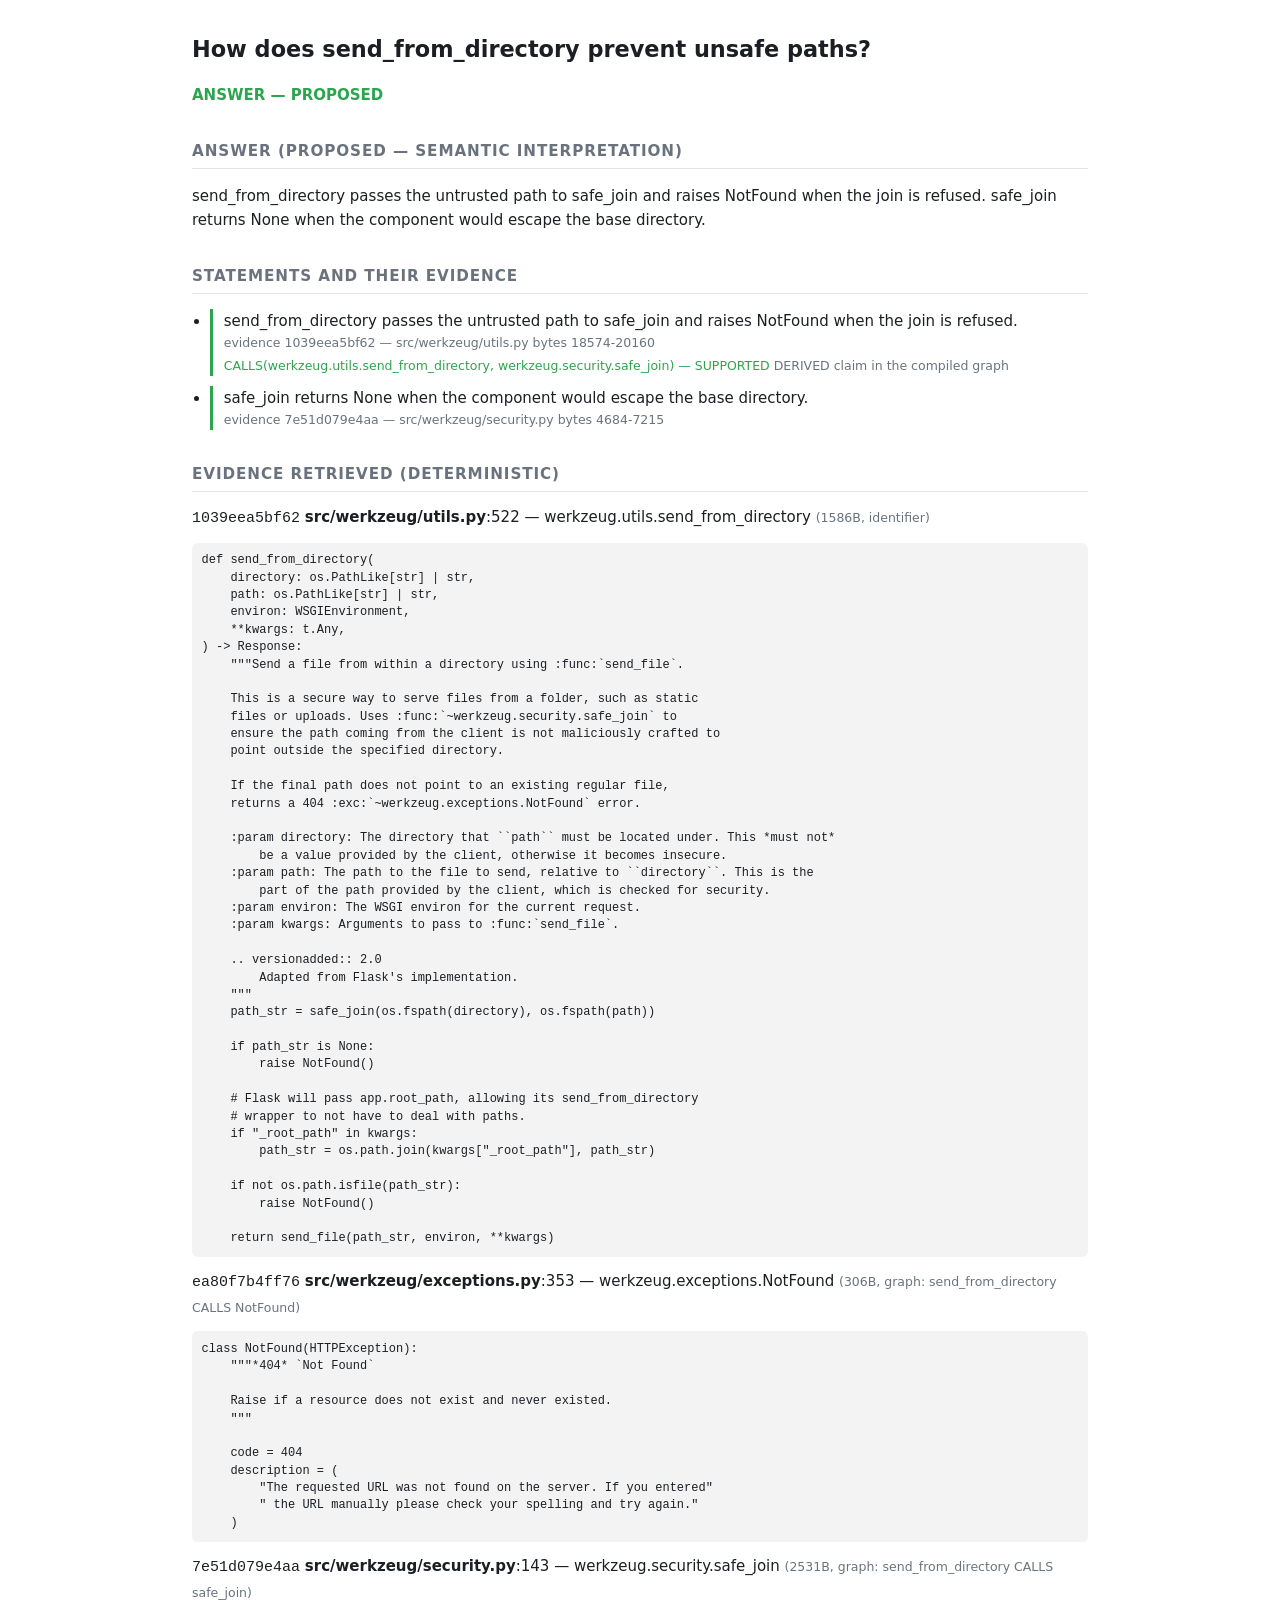
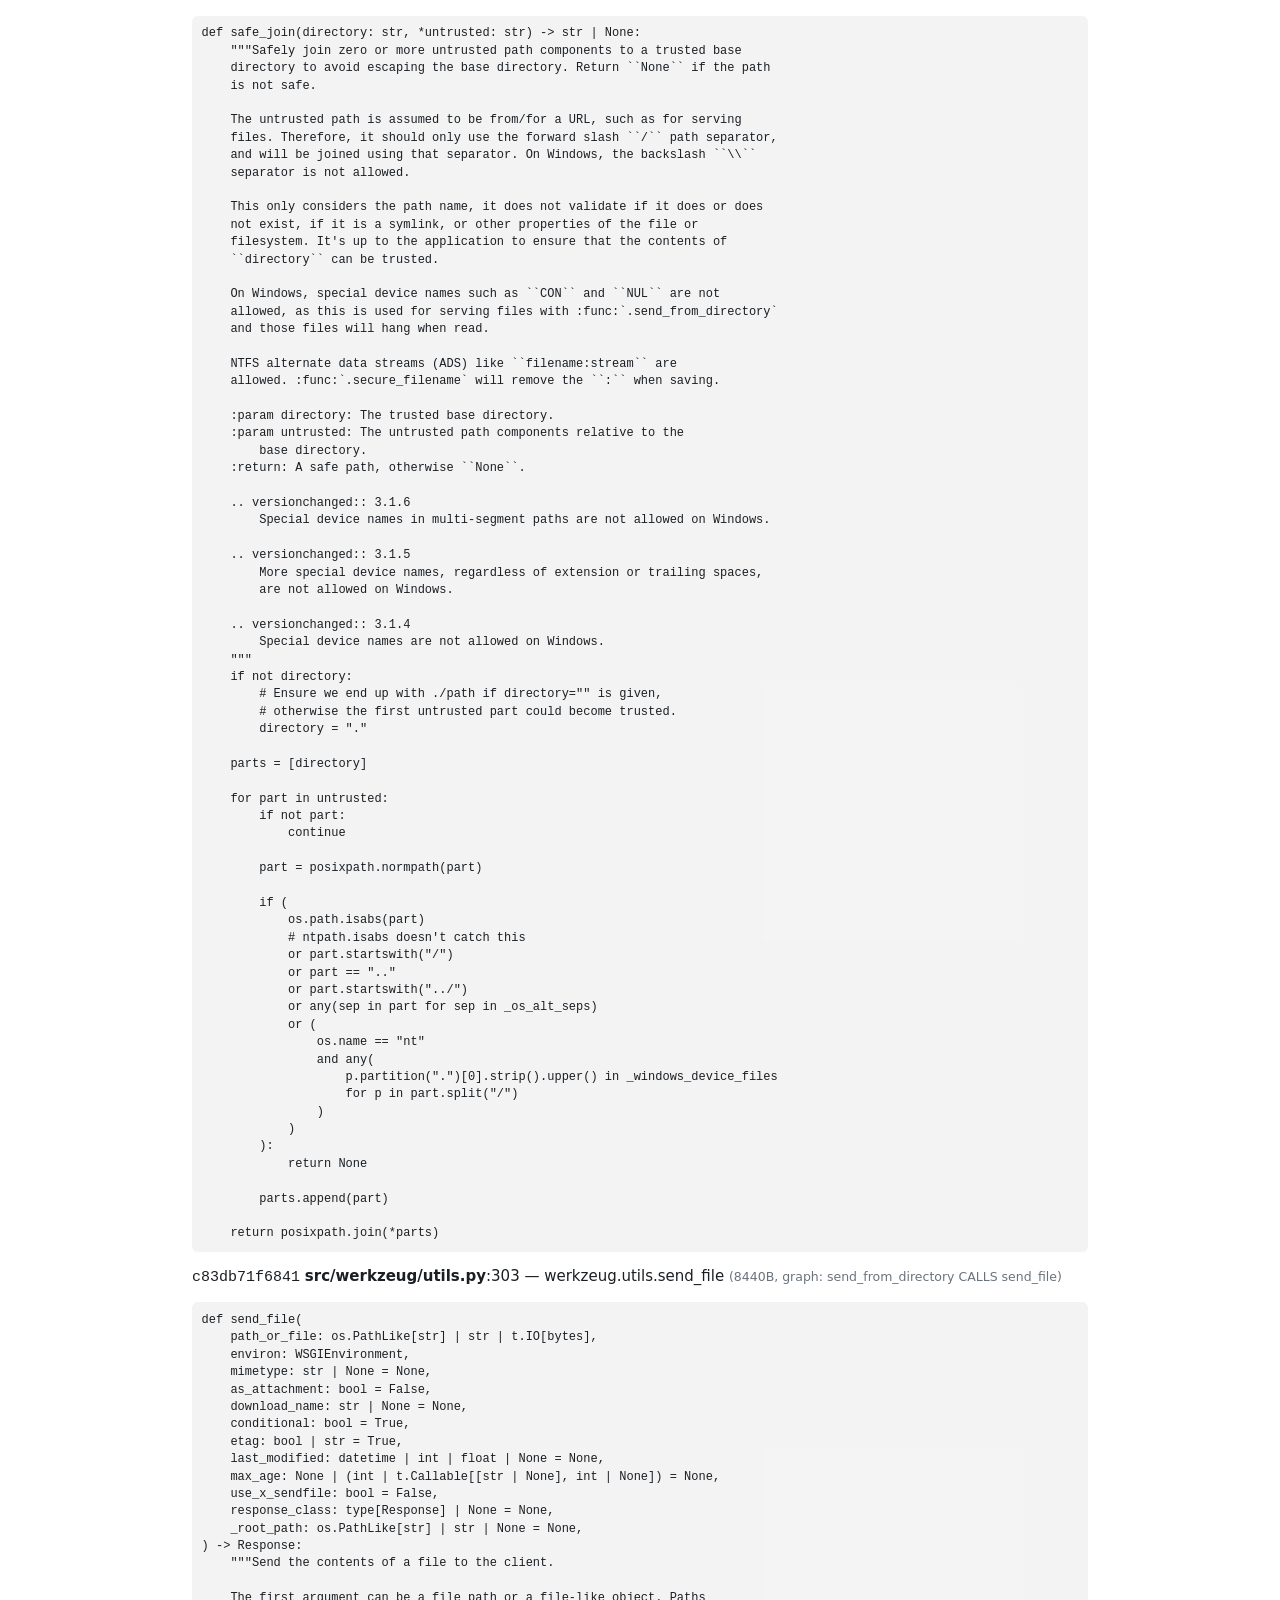
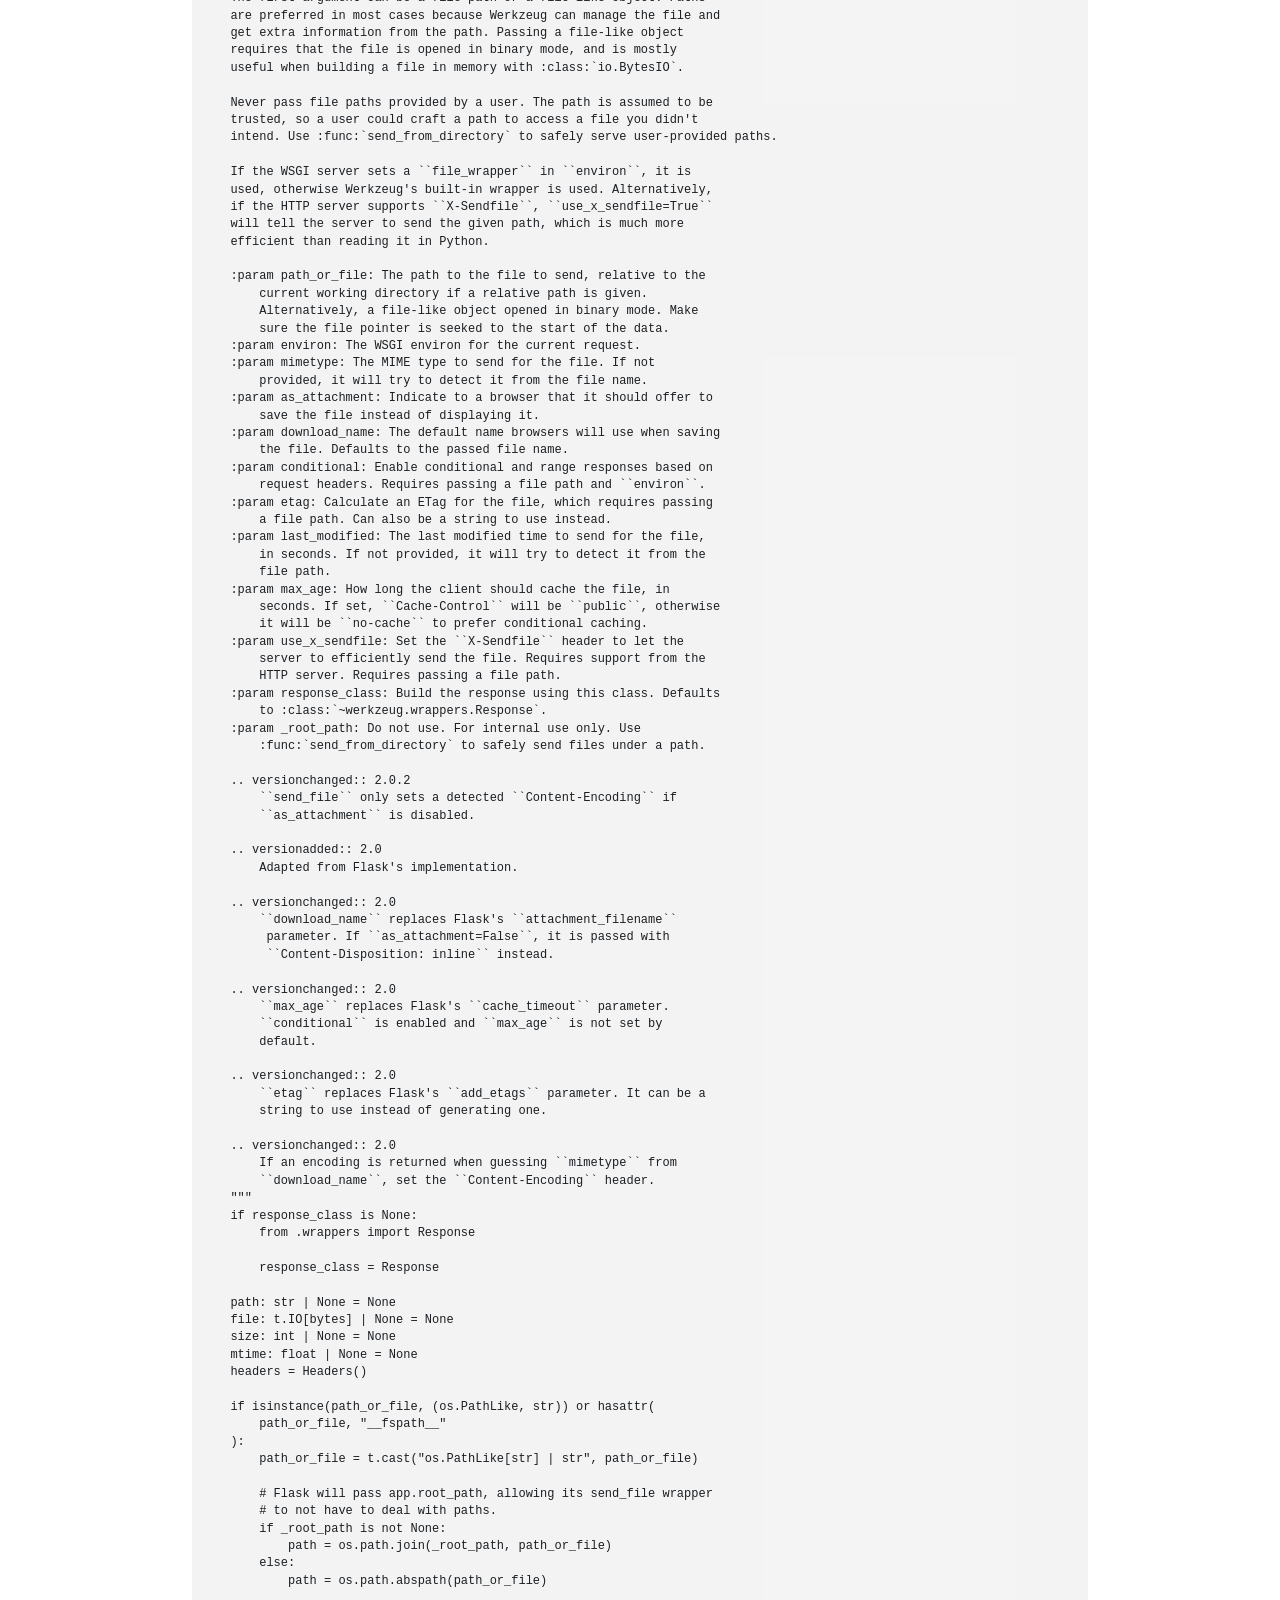
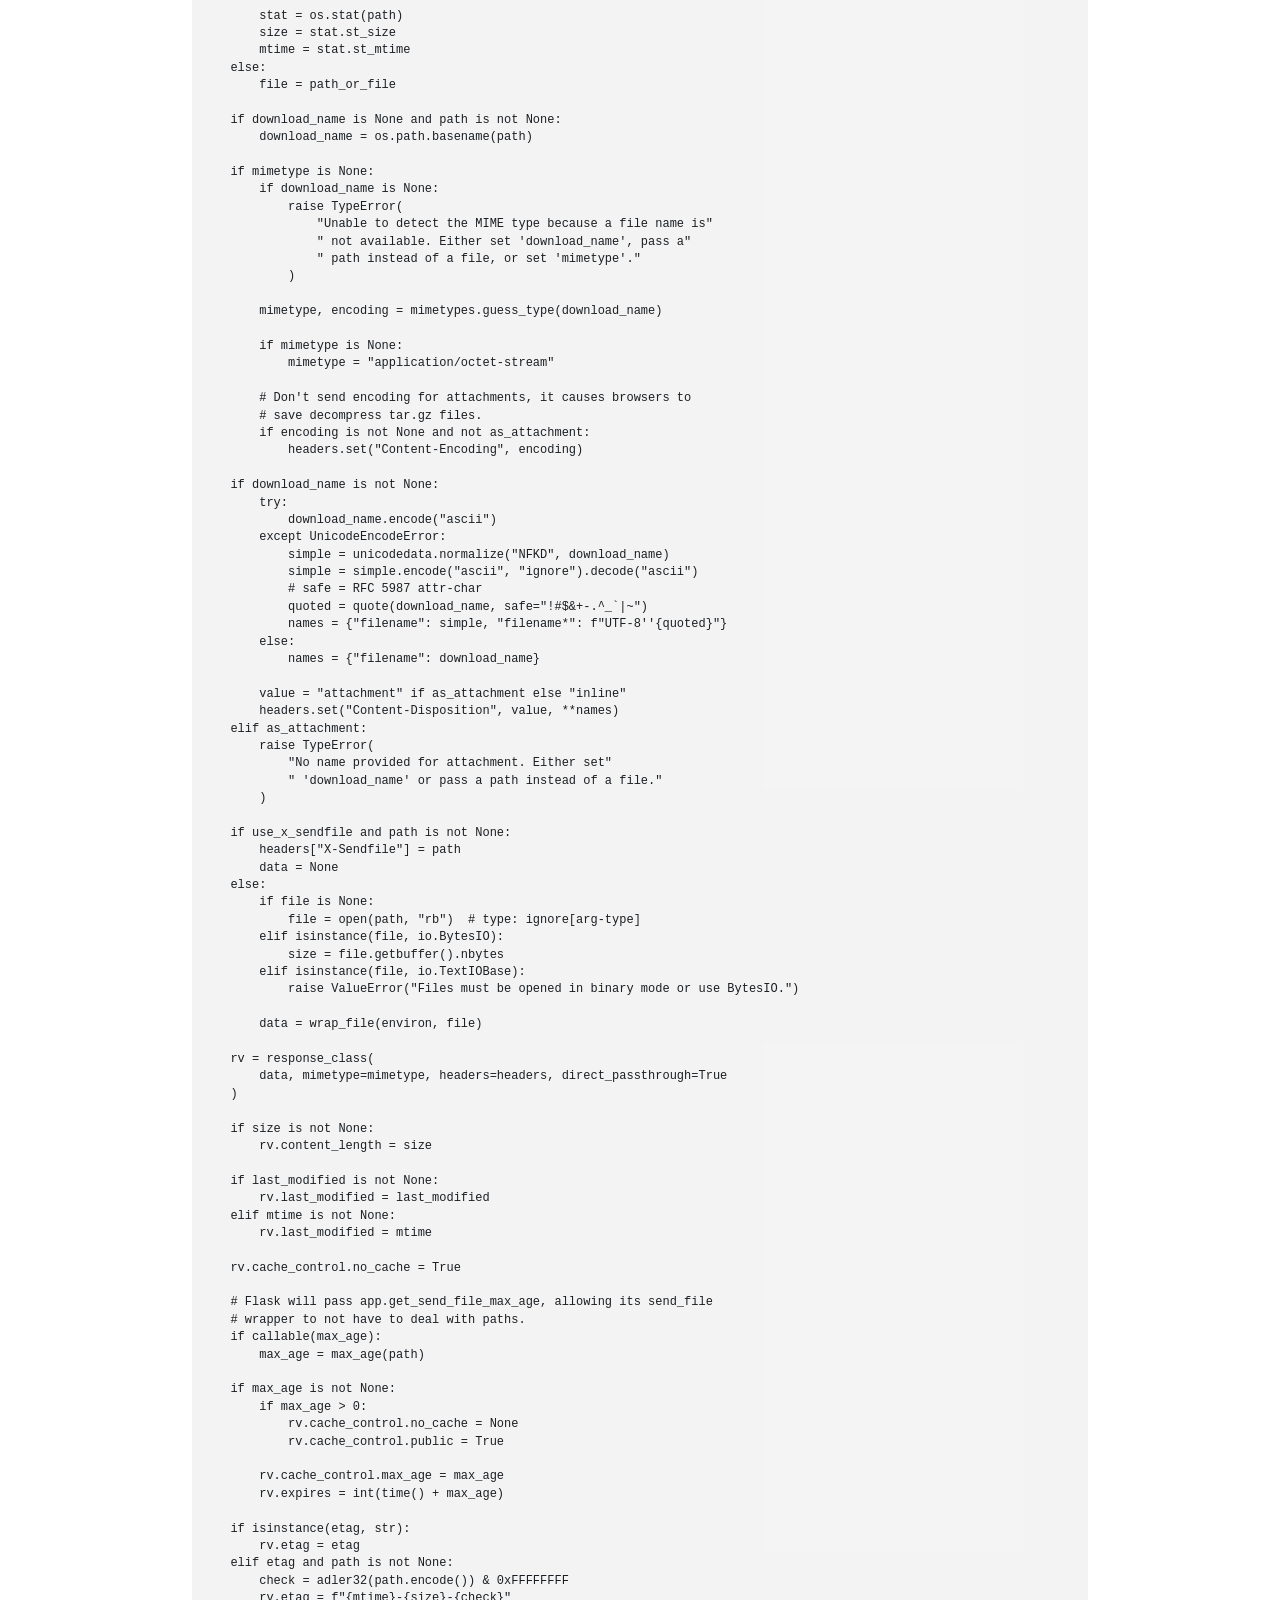
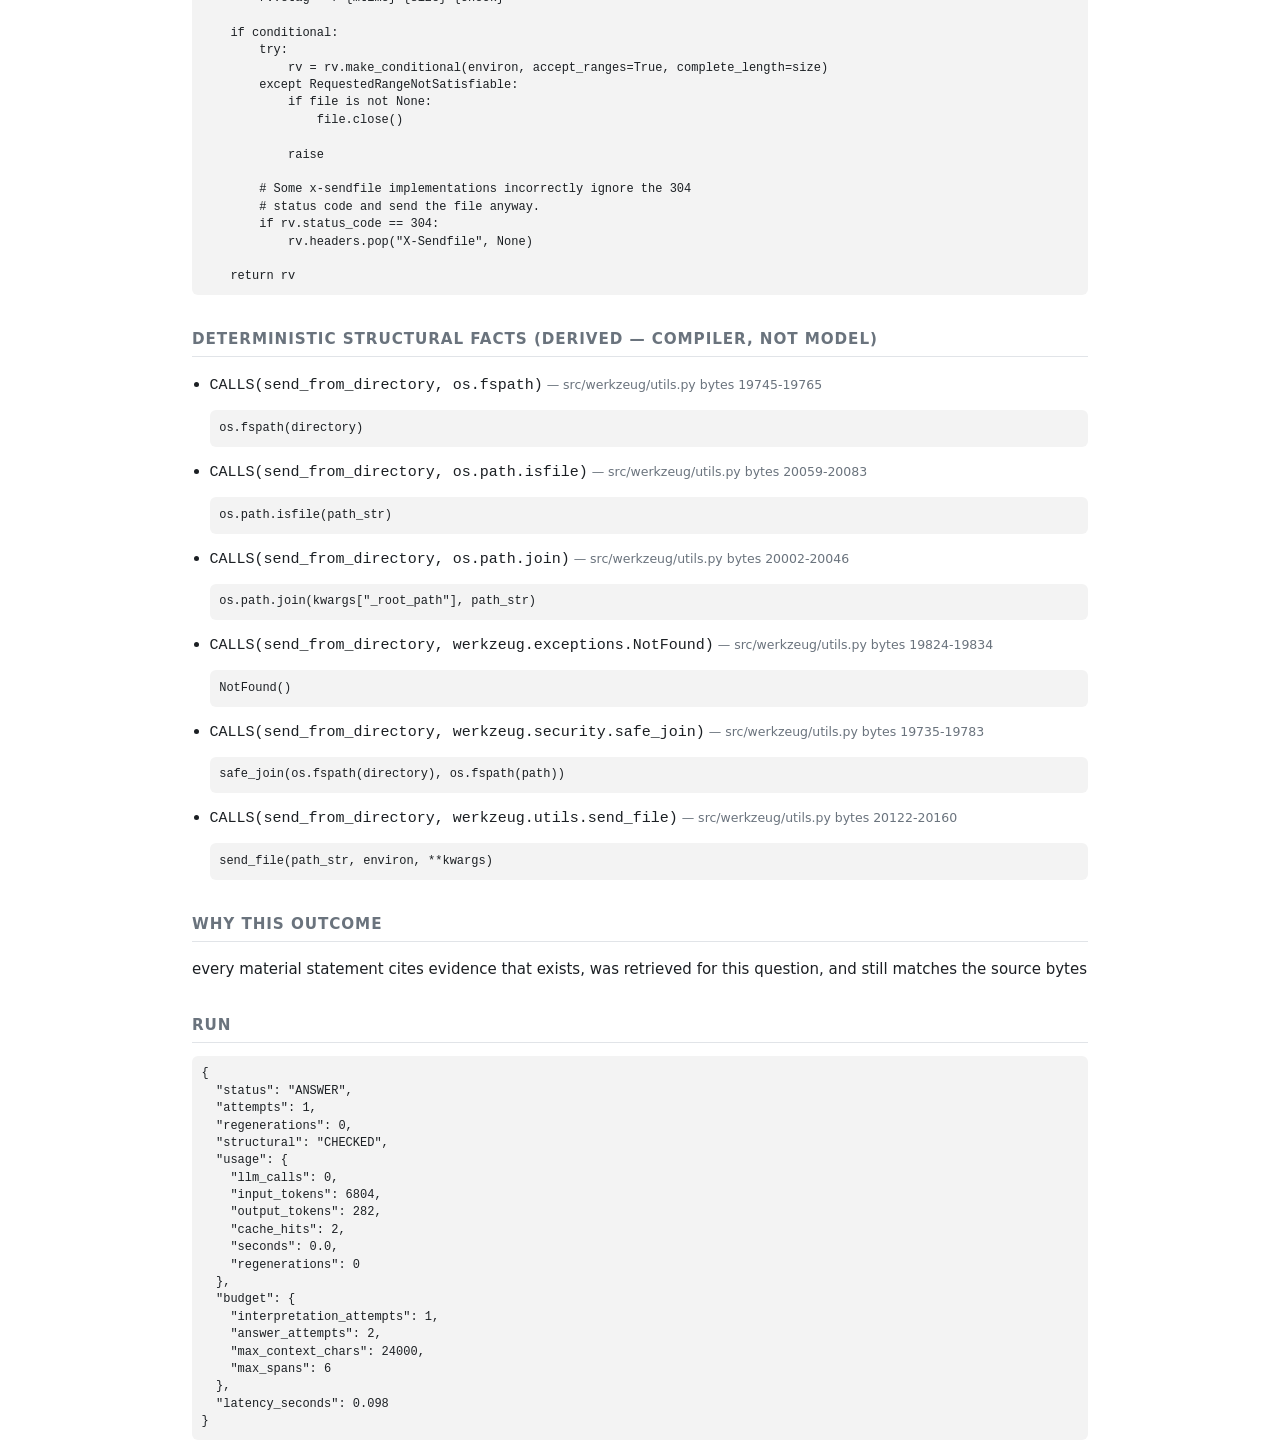
<file: demo_0_1_answer.html>
<!doctype html><meta charset="utf-8"><title>Evidence-first answer</title>
<style>
 :root{--fg:#1b1f23;--bg:#fff;--dim:#6a737d;--line:#e1e4e8}
 @media(prefers-color-scheme:dark){:root{--fg:#e6edf3;--bg:#0d1117;--dim:#8b949e;--line:#30363d}}
 body{font:15px/1.6 ui-sans-serif,system-ui,sans-serif;color:var(--fg);background:var(--bg);
       max-width:56rem;margin:2rem auto;padding:0 16px}
 h1{font-size:1.4rem} h2{font-size:.95rem;text-transform:uppercase;letter-spacing:.06em;
   color:var(--dim);border-bottom:1px solid var(--line);padding-bottom:.3rem;margin-top:2rem}
 pre{background:color-mix(in srgb,var(--fg) 5%,transparent);padding:.6rem;border-radius:6px;
   overflow:auto;font-size:12px;line-height:1.45}
 .dim{color:var(--dim);font-size:12.5px} li{margin:.6rem 0}
 .ok{border-left:3px solid #2da44e;padding-left:.7rem}
 .bad{border-left:3px solid #cf222e;padding-left:.7rem}
 .verdict{font-weight:600} .answer{color:#2da44e} .abstain{color:#bf8700}
 .struct{font-size:12.5px;margin-top:.2rem} .explicit_contradiction{color:#cf222e}
 .supported{color:#2da44e} ul{padding-left:1.1rem}
</style>
<h1>How does send_from_directory prevent unsafe paths?</h1><p class="verdict answer">ANSWER — PROPOSED</p>
<section class=""><h2>Answer (PROPOSED — semantic interpretation)</h2><p>send_from_directory passes the untrusted path to safe_join and raises NotFound when the join is refused. safe_join returns None when the component would escape the base directory.</p></section>
<section class=""><h2>Statements and their evidence</h2><ul><li class="ok">send_from_directory passes the untrusted path to safe_join and raises NotFound when the join is refused.<div class="dim">evidence 1039eea5bf62 — src/werkzeug/utils.py bytes 18574-20160</div><div class="struct supported">CALLS(werkzeug.utils.send_from_directory, werkzeug.security.safe_join) — SUPPORTED<span class="dim"> DERIVED claim in the compiled graph</span></div></li><li class="ok">safe_join returns None when the component would escape the base directory.<div class="dim">evidence 7e51d079e4aa — src/werkzeug/security.py bytes 4684-7215</div></li></ul></section>
<section class=""><h2>Evidence retrieved (deterministic)</h2><article><header><code>1039eea5bf62</code> <b>src/werkzeug/utils.py</b>:522 — werkzeug.utils.send_from_directory <span class="dim">(1586B, identifier)</span></header><pre>def send_from_directory(
    directory: os.PathLike[str] | str,
    path: os.PathLike[str] | str,
    environ: WSGIEnvironment,
    **kwargs: t.Any,
) -&gt; Response:
    &quot;&quot;&quot;Send a file from within a directory using :func:`send_file`.

    This is a secure way to serve files from a folder, such as static
    files or uploads. Uses :func:`~werkzeug.security.safe_join` to
    ensure the path coming from the client is not maliciously crafted to
    point outside the specified directory.

    If the final path does not point to an existing regular file,
    returns a 404 :exc:`~werkzeug.exceptions.NotFound` error.

    :param directory: The directory that ``path`` must be located under. This *must not*
        be a value provided by the client, otherwise it becomes insecure.
    :param path: The path to the file to send, relative to ``directory``. This is the
        part of the path provided by the client, which is checked for security.
    :param environ: The WSGI environ for the current request.
    :param kwargs: Arguments to pass to :func:`send_file`.

    .. versionadded:: 2.0
        Adapted from Flask&#x27;s implementation.
    &quot;&quot;&quot;
    path_str = safe_join(os.fspath(directory), os.fspath(path))

    if path_str is None:
        raise NotFound()

    # Flask will pass app.root_path, allowing its send_from_directory
    # wrapper to not have to deal with paths.
    if &quot;_root_path&quot; in kwargs:
        path_str = os.path.join(kwargs[&quot;_root_path&quot;], path_str)

    if not os.path.isfile(path_str):
        raise NotFound()

    return send_file(path_str, environ, **kwargs)</pre></article><article><header><code>ea80f7b4ff76</code> <b>src/werkzeug/exceptions.py</b>:353 — werkzeug.exceptions.NotFound <span class="dim">(306B, graph: send_from_directory CALLS NotFound)</span></header><pre>class NotFound(HTTPException):
    &quot;&quot;&quot;*404* `Not Found`

    Raise if a resource does not exist and never existed.
    &quot;&quot;&quot;

    code = 404
    description = (
        &quot;The requested URL was not found on the server. If you entered&quot;
        &quot; the URL manually please check your spelling and try again.&quot;
    )</pre></article><article><header><code>7e51d079e4aa</code> <b>src/werkzeug/security.py</b>:143 — werkzeug.security.safe_join <span class="dim">(2531B, graph: send_from_directory CALLS safe_join)</span></header><pre>def safe_join(directory: str, *untrusted: str) -&gt; str | None:
    &quot;&quot;&quot;Safely join zero or more untrusted path components to a trusted base
    directory to avoid escaping the base directory. Return ``None`` if the path
    is not safe.

    The untrusted path is assumed to be from/for a URL, such as for serving
    files. Therefore, it should only use the forward slash ``/`` path separator,
    and will be joined using that separator. On Windows, the backslash ``\\``
    separator is not allowed.

    This only considers the path name, it does not validate if it does or does
    not exist, if it is a symlink, or other properties of the file or
    filesystem. It&#x27;s up to the application to ensure that the contents of
    ``directory`` can be trusted.

    On Windows, special device names such as ``CON`` and ``NUL`` are not
    allowed, as this is used for serving files with :func:`.send_from_directory`
    and those files will hang when read.

    NTFS alternate data streams (ADS) like ``filename:stream`` are
    allowed. :func:`.secure_filename` will remove the ``:`` when saving.

    :param directory: The trusted base directory.
    :param untrusted: The untrusted path components relative to the
        base directory.
    :return: A safe path, otherwise ``None``.

    .. versionchanged:: 3.1.6
        Special device names in multi-segment paths are not allowed on Windows.

    .. versionchanged:: 3.1.5
        More special device names, regardless of extension or trailing spaces,
        are not allowed on Windows.

    .. versionchanged:: 3.1.4
        Special device names are not allowed on Windows.
    &quot;&quot;&quot;
    if not directory:
        # Ensure we end up with ./path if directory=&quot;&quot; is given,
        # otherwise the first untrusted part could become trusted.
        directory = &quot;.&quot;

    parts = [directory]

    for part in untrusted:
        if not part:
            continue

        part = posixpath.normpath(part)

        if (
            os.path.isabs(part)
            # ntpath.isabs doesn&#x27;t catch this
            or part.startswith(&quot;/&quot;)
            or part == &quot;..&quot;
            or part.startswith(&quot;../&quot;)
            or any(sep in part for sep in _os_alt_seps)
            or (
                os.name == &quot;nt&quot;
                and any(
                    p.partition(&quot;.&quot;)[0].strip().upper() in _windows_device_files
                    for p in part.split(&quot;/&quot;)
                )
            )
        ):
            return None

        parts.append(part)

    return posixpath.join(*parts)</pre></article><article><header><code>c83db71f6841</code> <b>src/werkzeug/utils.py</b>:303 — werkzeug.utils.send_file <span class="dim">(8440B, graph: send_from_directory CALLS send_file)</span></header><pre>def send_file(
    path_or_file: os.PathLike[str] | str | t.IO[bytes],
    environ: WSGIEnvironment,
    mimetype: str | None = None,
    as_attachment: bool = False,
    download_name: str | None = None,
    conditional: bool = True,
    etag: bool | str = True,
    last_modified: datetime | int | float | None = None,
    max_age: None | (int | t.Callable[[str | None], int | None]) = None,
    use_x_sendfile: bool = False,
    response_class: type[Response] | None = None,
    _root_path: os.PathLike[str] | str | None = None,
) -&gt; Response:
    &quot;&quot;&quot;Send the contents of a file to the client.

    The first argument can be a file path or a file-like object. Paths
    are preferred in most cases because Werkzeug can manage the file and
    get extra information from the path. Passing a file-like object
    requires that the file is opened in binary mode, and is mostly
    useful when building a file in memory with :class:`io.BytesIO`.

    Never pass file paths provided by a user. The path is assumed to be
    trusted, so a user could craft a path to access a file you didn&#x27;t
    intend. Use :func:`send_from_directory` to safely serve user-provided paths.

    If the WSGI server sets a ``file_wrapper`` in ``environ``, it is
    used, otherwise Werkzeug&#x27;s built-in wrapper is used. Alternatively,
    if the HTTP server supports ``X-Sendfile``, ``use_x_sendfile=True``
    will tell the server to send the given path, which is much more
    efficient than reading it in Python.

    :param path_or_file: The path to the file to send, relative to the
        current working directory if a relative path is given.
        Alternatively, a file-like object opened in binary mode. Make
        sure the file pointer is seeked to the start of the data.
    :param environ: The WSGI environ for the current request.
    :param mimetype: The MIME type to send for the file. If not
        provided, it will try to detect it from the file name.
    :param as_attachment: Indicate to a browser that it should offer to
        save the file instead of displaying it.
    :param download_name: The default name browsers will use when saving
        the file. Defaults to the passed file name.
    :param conditional: Enable conditional and range responses based on
        request headers. Requires passing a file path and ``environ``.
    :param etag: Calculate an ETag for the file, which requires passing
        a file path. Can also be a string to use instead.
    :param last_modified: The last modified time to send for the file,
        in seconds. If not provided, it will try to detect it from the
        file path.
    :param max_age: How long the client should cache the file, in
        seconds. If set, ``Cache-Control`` will be ``public``, otherwise
        it will be ``no-cache`` to prefer conditional caching.
    :param use_x_sendfile: Set the ``X-Sendfile`` header to let the
        server to efficiently send the file. Requires support from the
        HTTP server. Requires passing a file path.
    :param response_class: Build the response using this class. Defaults
        to :class:`~werkzeug.wrappers.Response`.
    :param _root_path: Do not use. For internal use only. Use
        :func:`send_from_directory` to safely send files under a path.

    .. versionchanged:: 2.0.2
        ``send_file`` only sets a detected ``Content-Encoding`` if
        ``as_attachment`` is disabled.

    .. versionadded:: 2.0
        Adapted from Flask&#x27;s implementation.

    .. versionchanged:: 2.0
        ``download_name`` replaces Flask&#x27;s ``attachment_filename``
         parameter. If ``as_attachment=False``, it is passed with
         ``Content-Disposition: inline`` instead.

    .. versionchanged:: 2.0
        ``max_age`` replaces Flask&#x27;s ``cache_timeout`` parameter.
        ``conditional`` is enabled and ``max_age`` is not set by
        default.

    .. versionchanged:: 2.0
        ``etag`` replaces Flask&#x27;s ``add_etags`` parameter. It can be a
        string to use instead of generating one.

    .. versionchanged:: 2.0
        If an encoding is returned when guessing ``mimetype`` from
        ``download_name``, set the ``Content-Encoding`` header.
    &quot;&quot;&quot;
    if response_class is None:
        from .wrappers import Response

        response_class = Response

    path: str | None = None
    file: t.IO[bytes] | None = None
    size: int | None = None
    mtime: float | None = None
    headers = Headers()

    if isinstance(path_or_file, (os.PathLike, str)) or hasattr(
        path_or_file, &quot;__fspath__&quot;
    ):
        path_or_file = t.cast(&quot;os.PathLike[str] | str&quot;, path_or_file)

        # Flask will pass app.root_path, allowing its send_file wrapper
        # to not have to deal with paths.
        if _root_path is not None:
            path = os.path.join(_root_path, path_or_file)
        else:
            path = os.path.abspath(path_or_file)

        stat = os.stat(path)
        size = stat.st_size
        mtime = stat.st_mtime
    else:
        file = path_or_file

    if download_name is None and path is not None:
        download_name = os.path.basename(path)

    if mimetype is None:
        if download_name is None:
            raise TypeError(
                &quot;Unable to detect the MIME type because a file name is&quot;
                &quot; not available. Either set &#x27;download_name&#x27;, pass a&quot;
                &quot; path instead of a file, or set &#x27;mimetype&#x27;.&quot;
            )

        mimetype, encoding = mimetypes.guess_type(download_name)

        if mimetype is None:
            mimetype = &quot;application/octet-stream&quot;

        # Don&#x27;t send encoding for attachments, it causes browsers to
        # save decompress tar.gz files.
        if encoding is not None and not as_attachment:
            headers.set(&quot;Content-Encoding&quot;, encoding)

    if download_name is not None:
        try:
            download_name.encode(&quot;ascii&quot;)
        except UnicodeEncodeError:
            simple = unicodedata.normalize(&quot;NFKD&quot;, download_name)
            simple = simple.encode(&quot;ascii&quot;, &quot;ignore&quot;).decode(&quot;ascii&quot;)
            # safe = RFC 5987 attr-char
            quoted = quote(download_name, safe=&quot;!#$&amp;+-.^_`|~&quot;)
            names = {&quot;filename&quot;: simple, &quot;filename*&quot;: f&quot;UTF-8&#x27;&#x27;{quoted}&quot;}
        else:
            names = {&quot;filename&quot;: download_name}

        value = &quot;attachment&quot; if as_attachment else &quot;inline&quot;
        headers.set(&quot;Content-Disposition&quot;, value, **names)
    elif as_attachment:
        raise TypeError(
            &quot;No name provided for attachment. Either set&quot;
            &quot; &#x27;download_name&#x27; or pass a path instead of a file.&quot;
        )

    if use_x_sendfile and path is not None:
        headers[&quot;X-Sendfile&quot;] = path
        data = None
    else:
        if file is None:
            file = open(path, &quot;rb&quot;)  # type: ignore[arg-type]
        elif isinstance(file, io.BytesIO):
            size = file.getbuffer().nbytes
        elif isinstance(file, io.TextIOBase):
            raise ValueError(&quot;Files must be opened in binary mode or use BytesIO.&quot;)

        data = wrap_file(environ, file)

    rv = response_class(
        data, mimetype=mimetype, headers=headers, direct_passthrough=True
    )

    if size is not None:
        rv.content_length = size

    if last_modified is not None:
        rv.last_modified = last_modified
    elif mtime is not None:
        rv.last_modified = mtime

    rv.cache_control.no_cache = True

    # Flask will pass app.get_send_file_max_age, allowing its send_file
    # wrapper to not have to deal with paths.
    if callable(max_age):
        max_age = max_age(path)

    if max_age is not None:
        if max_age &gt; 0:
            rv.cache_control.no_cache = None
            rv.cache_control.public = True

        rv.cache_control.max_age = max_age
        rv.expires = int(time() + max_age)

    if isinstance(etag, str):
        rv.etag = etag
    elif etag and path is not None:
        check = adler32(path.encode()) &amp; 0xFFFFFFFF
        rv.etag = f&quot;{mtime}-{size}-{check}&quot;

    if conditional:
        try:
            rv = rv.make_conditional(environ, accept_ranges=True, complete_length=size)
        except RequestedRangeNotSatisfiable:
            if file is not None:
                file.close()

            raise

        # Some x-sendfile implementations incorrectly ignore the 304
        # status code and send the file anyway.
        if rv.status_code == 304:
            rv.headers.pop(&quot;X-Sendfile&quot;, None)

    return rv</pre></article></section>
<section class=""><h2>Deterministic structural facts (DERIVED — compiler, not model)</h2><ul><li><code>CALLS(send_from_directory, os.fspath)</code><span class="dim"> — src/werkzeug/utils.py bytes 19745-19765</span><pre>os.fspath(directory)</pre></li><li><code>CALLS(send_from_directory, os.path.isfile)</code><span class="dim"> — src/werkzeug/utils.py bytes 20059-20083</span><pre>os.path.isfile(path_str)</pre></li><li><code>CALLS(send_from_directory, os.path.join)</code><span class="dim"> — src/werkzeug/utils.py bytes 20002-20046</span><pre>os.path.join(kwargs[&quot;_root_path&quot;], path_str)</pre></li><li><code>CALLS(send_from_directory, werkzeug.exceptions.NotFound)</code><span class="dim"> — src/werkzeug/utils.py bytes 19824-19834</span><pre>NotFound()</pre></li><li><code>CALLS(send_from_directory, werkzeug.security.safe_join)</code><span class="dim"> — src/werkzeug/utils.py bytes 19735-19783</span><pre>safe_join(os.fspath(directory), os.fspath(path))</pre></li><li><code>CALLS(send_from_directory, werkzeug.utils.send_file)</code><span class="dim"> — src/werkzeug/utils.py bytes 20122-20160</span><pre>send_file(path_str, environ, **kwargs)</pre></li></ul></section>
<section class=""><h2>Why this outcome</h2><p>every material statement cites evidence that exists, was retrieved for this question, and still matches the source bytes</p></section>
<section class=""><h2>Run</h2><pre>{
  &quot;status&quot;: &quot;ANSWER&quot;,
  &quot;attempts&quot;: 1,
  &quot;regenerations&quot;: 0,
  &quot;structural&quot;: &quot;CHECKED&quot;,
  &quot;usage&quot;: {
    &quot;llm_calls&quot;: 0,
    &quot;input_tokens&quot;: 6804,
    &quot;output_tokens&quot;: 282,
    &quot;cache_hits&quot;: 2,
    &quot;seconds&quot;: 0.0,
    &quot;regenerations&quot;: 0
  },
  &quot;budget&quot;: {
    &quot;interpretation_attempts&quot;: 1,
    &quot;answer_attempts&quot;: 2,
    &quot;max_context_chars&quot;: 24000,
    &quot;max_spans&quot;: 6
  },
  &quot;latency_seconds&quot;: 0.098
}</pre></section>
</file>
